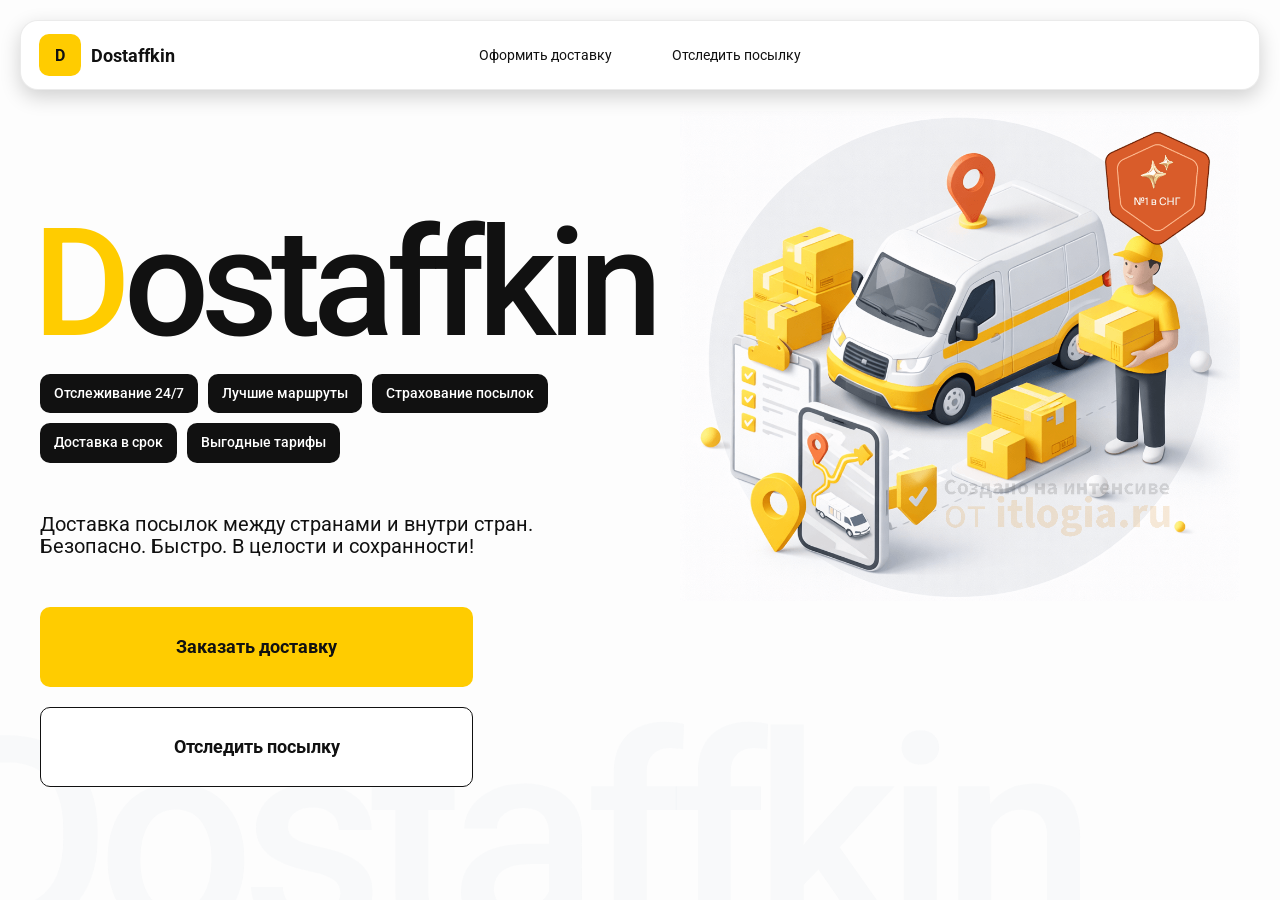
<file: index.html>
<!doctype html>
<html lang="ru">

<head>
    <meta charset="utf-8" />
    <meta name="viewport" content="width=device-width,initial-scale=1,maximum-scale=1,user-scalable=0" />
    <title>Dostaffkin — Доставка посылок между странами и внутри стран. Безопасно. Быстро. В целости и сохранности!
    </title>
    <link href="styles/base.css" rel="stylesheet" />
    <link href="styles/base_adaptive.css" rel="stylesheet" />
    <link href="styles/index.css" rel="stylesheet" />
    <link href="styles/index_adaptive.css" rel="stylesheet" />
</head>

<body>
    <div class="container">
        <header class="header">
            <a class="header-brand" href="#">
                <div class="header-logo">D</div>
                <div class="header-title">Dostaffkin</div>
            </a>
            <nav class="header-menu">
                <a class="header-link" href="./order.html">Оформить <span>доставку</span></a>
                <a class="header-link" href="./track.html">Отследить <span>посылку</span></a>
            </nav>


        </header>
        <main class="main">
            <section class="main-info">
                <div class="main-title">
                    <span>D</span>ostaffkin
                </div>
                <div class="main-features">
                    <div class="main-feature">Отслеживание 24/7</div>
                    <div class="main-feature">Лучшие маршруты</div>
                    <div class="main-feature">Страхование посылок</div>
                    <div class="main-feature">Доставка в срок</div>
                    <div class="main-feature">Выгодные тарифы</div>
                </div>
                <div class="main-description">
                    Доставка посылок между странами и внутри стран.
                    Безопасно. Быстро. В целости и сохранности!
                </div>
                <div class="main-actions">
                    <a class="button" type="button" href="./order.html">Заказать доставку</a>
                    <a class="button button-white" type="button" href="./track.html">Отследить посылку</a>
                </div>


            </section>
            <div class="main-title-ghost">Dostaffkin</div>
            <section class="main-image">
                <img src="images/main-image.png" alt="Main image" />
            </section>

        </main>



    </div>


</body>

</html>
</file>
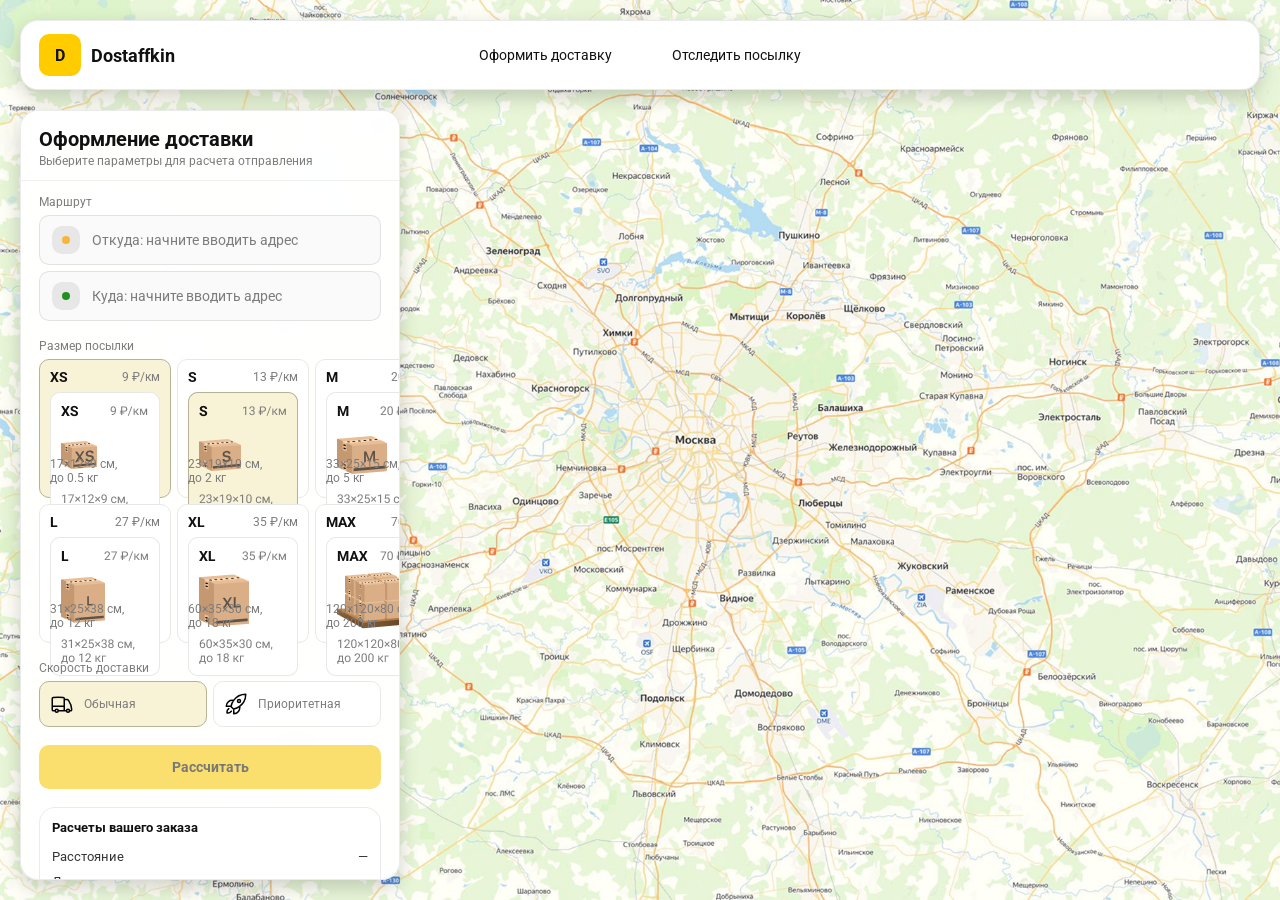
<file: order.html>
<!doctype html>
<html lang="ru">

<head>
    <meta charset="utf-8" />
    <meta name="viewport" content="width=device-width,initial-scale=1,maximum-scale=1,user-scalable=0" />
    <title>Оформление доставки</title>

    <link rel="stylesheet" href="styles/base.css" />
    <link rel="stylesheet" href="styles/base_adaptive.css" />

    <link rel="stylesheet" href="styles/order.css" />
    <link rel="stylesheet" href="styles/order_adaptive.css" />
</head>

<body>
    <div id="map">
        <header class="header">
            <a class="header-brand" href="./index.html">
                <div class="header-logo">D</div>
                <div class="header-title">Dostaffkin</div>
            </a>
            <nav class="header-menu">
                <a class="header-link" href="#">Оформить <span>доставку</span></a>
                <a class="header-link" href="./track.html">Отследить <span>посылку</span></a>
            </nav>


        </header>
    </div>
    <aside class="main" id="sidebar">
        <div class="main-header">
            <div class="main-title">Оформление доставки</div>
            <div class="main-text">Выберите параметры для расчета отправления</div>
        </div>
        <div class="main-content">
            <div class="main-route">
                <div class="main-block-title">Маршрут</div>
                <div class="main-fields">
                    <div class="main-field" id="fromField">
                        <div class="main-pin"></div>
                        <input id="from" placeholder="Откуда: начните вводить адрес" autocomplete="off" />
                        <div class="main-ac" id="fromAc" role="listbox" aria-label="Подсказки адресов"></div>
                    </div>

                    <div class="main-field" id="toField">
                        <div class="main-pin"></div>
                        <input id="to" placeholder="Куда: начните вводить адрес" autocomplete="off" />
                        <div class="main-ac" id="toAc" role="listbox" aria-label="Подсказки адресов"></div>
                    </div>
                </div>
            </div>
            <div class="main-package">
                <div class="main-block-title">Размер посылки</div>

                <div class="main-sizes">
                    <div class="main-size-card is-active" data-value="xs">
                        <div class="main-size-top">
                            <div class="main-size-label">XS</div>
                            <div class="main-size-rate">9 ₽/км</div>
                        </div>
                        <div class="main-size-media">
                            <img src="images/sizes/xs.png" alt="Короб XS" />
                        </div>
                        <div class="main-size-description">17×12×9 см,<br>до 0.5 кг</div>
                    </div>

                    <div class="main-size-card" data-value="s">
                        <div class="main-size-top">
                            <div class="main-size-label">S</div>
                            <div class="main-size-rate">13 ₽/км</div>
                        </div>
                        <div class="main-size-media">
                            <img src="images/sizes/s.png" alt="Короб S" />
                        </div>
                        <div class="main-size-description">23×19×10 см,<br>до 2 кг</div>
                    </div>

                    <div class="main-size-card" data-value="m">
                        <div class="main-size-top">
                            <div class="main-size-label">M</div>
                            <div class="main-size-rate">20 ₽/км</div>
                        </div>
                        <div class="main-size-media">
                            <img src="images/sizes/m.png" alt="Короб M" />
                        </div>
                        <div class="main-size-description">33×25×15 см,<br>до 5 кг</div>
                    </div>

                    <div class="main-size-card" data-value="l">
                        <div class="main-size-top">
                            <div class="main-size-label">L</div>
                            <div class="main-size-rate">27 ₽/км</div>
                        </div>
                        <div class="main-size-media">
                            <img src="images/sizes/l.png" alt="Короб L" />
                        </div>
                        <div class="main-size-description">31×25×38 см,<br>до 12 кг</div>
                    </div>

                    <div class="main-size-card" data-value="xl">
                        <div class="main-size-top">
                            <div class="main-size-label">XL</div>
                            <div class="main-size-rate">35 ₽/км</div>
                        </div>
                        <div class="main-size-media">
                            <img src="images/sizes/xl.png" alt="Короб XL" />
                        </div>
                        <div class="main-size-description">60×35×30 см,<br>до 18 кг</div>
                    </div>

                    <div class="main-size-card" data-value="max">
                        <div class="main-size-top">
                            <div class="main-size-label">MAX</div>
                            <div class="main-size-rate">70 ₽/км</div>
                        </div>
                        <div class="main-size-media main-size-media-palleta">
                            <img src="images/sizes/max.png" alt="Паллета" />
                        </div>
                        <div class="main-size-description">120×120×80 см,<br>до 200 кг</div>
                    </div>
                </div>
            </div>
            <div class="main-speed">
                <div class="main-block-title">Скорость доставки</div>

                <div class="main-speeds">
                    <div class="main-speed-card is-active" data-value="regular">
                        <img class="main-speed-media" src="images/icons/regular.svg" alt="Regular" />
                        <div class="main-speed-description">Обычная</div>
                    </div>
                    <div class="main-speed-card" data-value="fast">
                        <img class="main-speed-media" src="images/icons/fast.svg" alt="Fast" />
                        <div class="main-speed-description">Приоритетная</div>
                    </div>

                </div>
            </div>
            <div class="main-calculate-block">
                <button id="calc" class="button calculate-button" type="button" disabled>Рассчитать</button>
            </div>
            <div class="main-result" id="result">
                <div class="main-result-title">Расчеты вашего заказа</div>
                <div class="main-result-lines">
                    <div class="main-result-line"><span>Расстояние</span><span id="distanceValue">—</span></div>
                    <div class="main-result-line"><span>Доставим через</span><span id="durationValue">—</span></div>
                    <div class="main-result-line"><span>Тариф</span><span id="rateValue">—</span></div>
                </div>
                <div class="main-price">
                    <div class="main-price-label">Итого</div>
                    <div class="main-price-value" id="totalValue">—</div>
                </div>
            </div>
            <div class="main-order-box">
                <div class="main-order-form" id="orderForm">
                    <div class="main-order-title">Оформление доставки</div>
                    <div class="main-block-info-row">
                        <div class="main-block-title">Контакты</div>
                        <div class="order-fields">
                            <div class="main-field">
                                <input id="customerName" placeholder="Ваше имя" autocomplete="off" />
                            </div>
                            <div class="main-field">
                                <input id="customerPhone" placeholder="Ваш телефон" autocomplete="off"
                                    inputmode="tel" />
                            </div>
                        </div>
                    </div>
                    <div class="main-block-info-row extra-info">
                        <div class="main-block-title">Дополнительная информация</div>
                        <div class="main-field textarea">
                            <textarea id="comment" placeholder="Детали доставки и комментарии"></textarea>
                        </div>
                    </div>
                    <button id="submit" class="button main-submit-request" type="button" disabled>Отправить
                        заявку
                    </button>
                </div>

                <div class="main-order-success" id="orderSuccess">
                    <div class="main-success-icon">✓</div>
                    <div class="main-success-title">Заявка отправлена!</div>
                    <div class="main-success-title">Номер отправления – <span id="orderId"></span></div>
                    <div class="main-success-subtitle">Мы скоро свяжемся с вами</div>
                </div>
            </div>
    </aside>


    





</body>

</html>
</file>
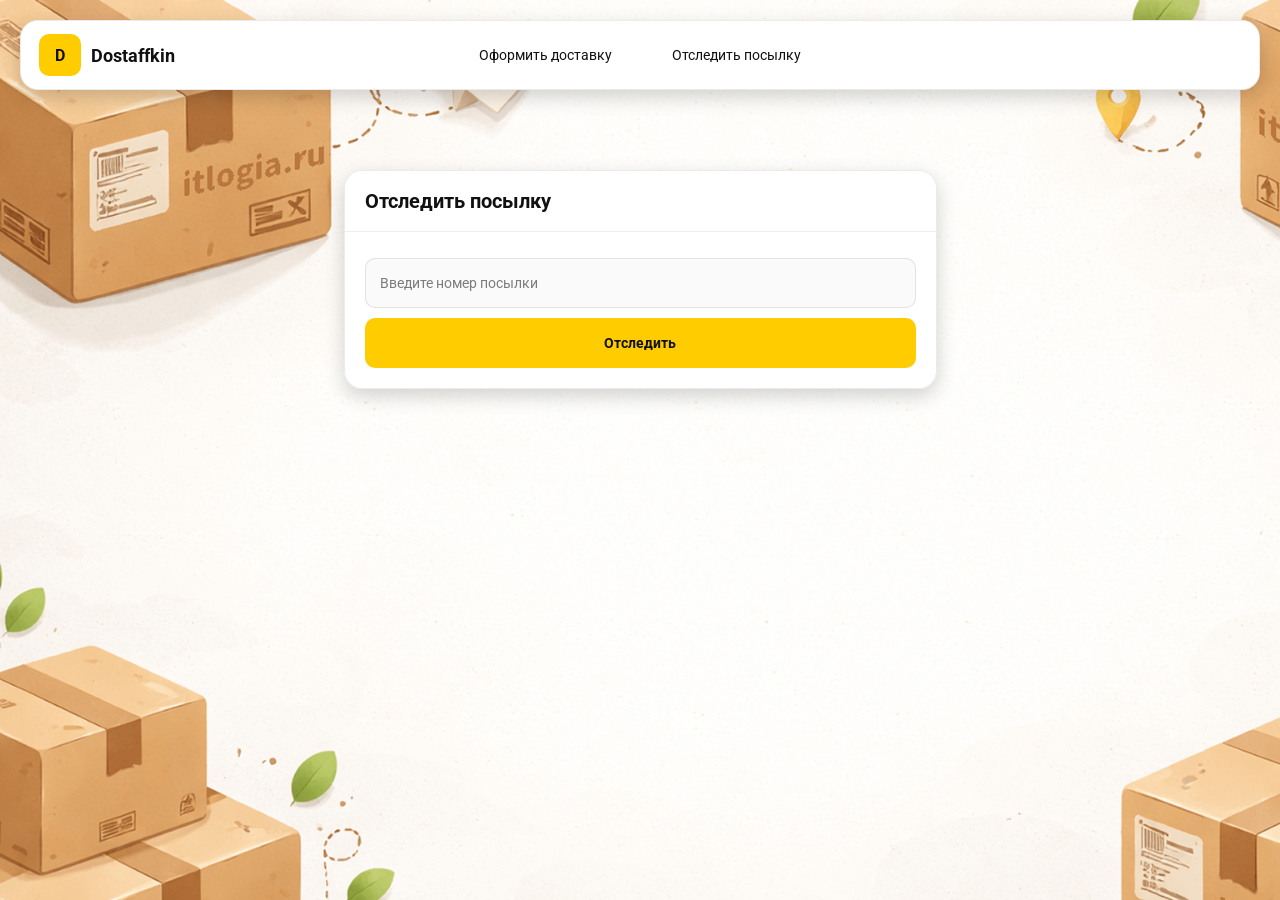
<file: track.html>
<!doctype html>
<html lang="ru">

<head>
    <meta charset="utf-8" />
    <meta name="viewport" content="width=device-width,initial-scale=1,maximum-scale=1,user-scalable=0" />
    <title>Отследить посылку</title>
    <link rel="stylesheet" href="styles/base.css" />
    <link rel="stylesheet" href="styles/base_adaptive.css" />

    <link rel="stylesheet" href="styles/track.css" />
    <link rel="stylesheet" href="styles/track_adaptive.css" />
</head>

<body>
    <header class="header">
        <a class="header-brand" href="./index.html">
            <div class="header-logo">D</div>
            <div class="header-title">Dostaffkin</div>
        </a>
        <nav class="header-menu">
            <a class="header-link" href="./order.html">Оформить <span>доставку</span></a>
            <a class="header-link" href="#">Отследить <span>посылку</span></a>
        </nav>


    </header>
    <div class="container">
        <main class="track-content">
            <section class="track-card track-search">
                <div class="track-title">Отследить посылку</div>
                <div class="track-action">
                    <div class="main-field track-field">
                        <input id="trackNumber" placeholder="Введите номер посылки" autocomplete="off" />
                    </div>
                    <button id="trackButton" class="button track-button" type="button">Отследить</button>
                </div>
            </section>
            <section class="track-card track-result" id="trackResult">
                <div class="track-result-header">
                    <div class="track-id" id="trackIdValue"></div>
                    <div class="track-routes">
                        <div class="track-route">
                            <div class="track-route-pin">
                                <svg xmlns="http://www.w3.org/2000/svg" fill="none" viewBox="0 0 24 24"
                                    stroke-width="1.5" stroke="orange" class="size-6">
                                    <path stroke-linecap="round" stroke-linejoin="round"
                                        d="M15 10.5a3 3 0 1 1-6 0 3 3 0 0 1 6 0Z" />
                                    <path stroke-linecap="round" stroke-linejoin="round"
                                        d="M19.5 10.5c0 7.142-7.5 11.25-7.5 11.25S4.5 17.642 4.5 10.5a7.5 7.5 0 1 1 15 0Z" />
                                </svg>
                            </div>
                            <div class="track-route-address" id="trackFromValue">
                                Откуда: Москва, улица Арбат, 1
                            </div>
                        </div>
                        <div class="track-route track-route-arrow">
                            <svg xmlns="http://www.w3.org/2000/svg" fill="none" viewBox="0 0 24 24" stroke-width="1.5"
                                stroke="currentColor" class="size-6">
                                <path stroke-linecap="round" stroke-linejoin="round"
                                    d="M19.5 13.5 12 21m0 0-7.5-7.5M12 21V3" />
                            </svg>
                        </div>
                        <div class="track-route">
                            <div class="track-route-pin">
                                <svg xmlns="http://www.w3.org/2000/svg" fill="none" viewBox="0 0 24 24"
                                    stroke-width="1.5" stroke="green" class="size-6">
                                    <path stroke-linecap="round" stroke-linejoin="round"
                                        d="M15 10.5a3 3 0 1 1-6 0 3 3 0 0 1 6 0Z" />
                                    <path stroke-linecap="round" stroke-linejoin="round"
                                        d="M19.5 10.5c0 7.142-7.5 11.25-7.5 11.25S4.5 17.642 4.5 10.5a7.5 7.5 0 1 1 15 0Z" />
                                </svg>
                            </div>
                            <div class="track-route-address" id="trackToValue">
                                Куда: Минск, проспект Независимости, 58
                            </div>
                        </div>
                    </div>
                </div>
                <div class="track-info">
                    <div class="track-status-title">Статус данной посылки:</div>
                    <div class="track-status-list" id="trackStatusList">


                        <div class="track-status created">
                            <img src="images/icons/created.svg" class="track-status-icon" alt="Created">
                            <div class="track-status-text">
                                <div class="track-status-text-state">Создан</div>
                                <div class="track-status-text-date">10.01.2026</div>
                            </div>
                        </div>

                        <div class="track-status in-way">
                            <img src="images/icons/in-way.svg" class="track-status-icon" alt="In way">
                            <div class="track-status-text">
                                <div class="track-status-text-state">В пути: Москва</div>
                                <div class="track-status-text-date">18.01.2026</div>
                            </div>
                        </div>

                        <div class="track-status ready">
                            <img src="images/icons/ready.svg" class="track-status-icon" alt="Ready">
                            <div class="track-status-text">
                                <div class="track-status-text-state">Готов к выдаче</div>
                                <div class="track-status-text-date">25.01.2026</div>
                            </div>
                        </div>

                        <div class="track-status done">
                            <img src="images/icons/done.svg" class="track-status-icon" alt="Done">
                            <div class="track-status-text">
                                <div class="track-status-text-state">Вручен</div>
                                <div class="track-status-text-date">27.01.2026</div>
                            </div>
                        </div>

                    </div>
                </div>
            </section>




        </main>


    </div>


</body>

</html>
</file>
<file: styles/base.css>
*, *::before, *::after {
    box-sizing: border-box;
}
@font-face {
    font-family: "Roboto";
    src: url("../fonts/Roboto-Regular.ttf");
    font-weight: normal;
}

@font-face {
    font-family: "Roboto";
    src: url("../fonts/Roboto-Bold.ttf");
    font-weight: bold;
}

@font-face {
    font-family: "Roboto";
    src: url("../fonts/Roboto-Medium.ttf");
    font-weight: 500;
}

html, body {
    margin: 0;
    color: #111111;
    font-family: "Roboto", sans-serif;
}

body {
    background: #FDFDFD;
}


.header {
    border-radius: 18px;
    box-shadow: 0 7px 20px 0 #0000002E;
    backdrop-filter: blur(10px);
    background: #ffffff;
    left: 20px;
    border: 1px solid rgba(0, 0, 0, 0.08);
    position: fixed;
    right: 20px;
    top: 20px;
    padding: 14px 18px;
    height: 70px;
    display: flex;
    align-items: center;
    z-index: 6;
}

.header-brand {
    display: flex;
    align-items: center;
    text-decoration: none;
    gap: 10px;
}

.header-logo {
    width: 42px;
    height: 42px;
    border-radius: 10px;
    background: #FFCC00;
    display: grid;
    place-items: center;
    font-weight: bold;
    color: #111;
}

.header-title {
    font-size: 18px;
    font-weight: bold;
    color: #111111;
    text-decoration: none;
}

.header-menu {
    display: flex;
    align-items: center;
    gap: 60px;
    margin: 0;
    position: absolute;
    left: 50%;
    transform: translateX(-50%);
}

.header-link {
    font-size: 14px;
    color: #111111;
    text-decoration: none;
}

.button {
    border: 0;
    outline: none;
    height: 44px;
    border-radius: 10px;
    font-size: 14px;
    font-weight: bold;
    cursor: pointer;
    font-family: inherit;
    transition: transform .08s ease, opacity .12s ease;
    background: #ffcc00;
    color: #111111;
    text-align: center;
    text-decoration: none;
}

.button:hover {
    background-color: #E5BC19;
}

.button:disabled {
    cursor: not-allowed;
    background-color: #FADE6E;
    color: #787878;
    transform: none;
}

.button.button-white {
    background: #ffffff;
    border: 1px solid #111111;
}

.button.button-white:hover {
    background: rgb(241 241 241);
}

.main-field {
    display: flex;
    align-items: center;
    margin-top: 6px;
    gap: 10px;
    border: 1px solid #1111111A;
    background: #FAFAFA;
    border-radius: 10px;
    padding: 10px 12px;
    position: relative;
    box-sizing: border-box;
    height: 50px;
}

.main-field.textarea {
    height: auto;
}

.main-pin {
    width: 28px;
    height: 28px;
    border-radius: 10px;
    background: rgba(17, 17, 17, 0.08);
    display: grid;
    place-items: center;
    flex: 0 0 auto;
    position: relative;
}

.main-pin::before {
    content: "";
    width: 8px;
    height: 8px;
    border-radius: 999px;
    background: orange;
    opacity: .75;
    display: block;
}

.main-field:last-child .main-pin::before {
    background: green;
    opacity: .85;
}

input, textarea {
    width: 100%;
    border: 0;
    outline: none;
    background: transparent;
    font-size: 14px;
    color: #111111;
    font-family: inherit;
}

textarea {
    resize: vertical;
    min-height: 72px;
    padding: 2px 0;
}

input::placeholder, textarea::placeholder {
    color: #7C7C7C;
}

.main-field:focus-within {
    border-color: rgba(0, 0, 0, 0.20);
    box-shadow: 0 0 0 4px rgba(255, 204, 0, 0.35);
    background: rgba(255, 255, 255, 0.75);
}
</file>
<file: styles/base_adaptive.css>
@media (max-width: 767px) {
    .header {
        left: 10px;
        right: 10px;
        top: 10px;
    }

    .header-link span {
        display: none;
    }

    .header-menu {
        gap: 20px;
        justify-content: flex-start;
        margin: 0 0 0 30px;
        position: static;
        transform: none;
    }
}

@media (max-width: 420px) {
    .header-title {
        display: none;
    }
}

@media (max-width: 374px) {
    .header-menu {
        gap: 10px;
        margin: 0 0 0 10px;
    }
}
</file>
<file: styles/index.css>
.container {
    overflow: hidden;
    min-height: 100vh;
}

.main {
    padding: 111px 40px 40px;
    position: relative;
    display: flex;
}

.main-info {
    max-width: 840px;
    width: 100%;
    position: relative;
}

.main-title {
    margin-top: 98px;
    font-weight: 500;
    font-size: 200px;
    line-height: 1;
    letter-spacing: -0.05em;
    color: #111111;
    left: -15px;
    position: relative;
}

.main-title span {
    color: #ffcc00;
}

.main-features {
    margin-top: 15px;
    display: flex;
    flex-wrap: wrap;
    gap: 10px;
}

.main-feature {
    background: #111111;
    color: #ffffff;
    padding: 12px 14px;
    font-weight: 500;
    font-size: 14px;
    line-height: 1.1;
    border-radius: 10px;
}

.main-description {
    margin-top: 50px;
    max-width: 500px;
    font-size: 20px;
    line-height: 1.1;
    color: #111111;
}

.main-actions {
    margin-top: 50px;
    display: flex;
    flex-direction: column;
    gap: 20px;
}

.main-actions .button {
    height: 80px;
    width: 433px;
    font-size: 18px;
    font-weight: bold;
    place-items: center;
    display: grid;
}

.main-title-ghost {
    position: absolute;
    z-index: -1;
    left: -70px;
    bottom: -150px;
    font-weight: 500;
    font-size: 278px;
    line-height: 1;
    letter-spacing: -0.05em;
    color: #ECEDF04D;
}

.main-image {
    width: 1024px;
    top: 100px;
    z-index: -2;
}

.main-image img {
    width: 100%;
    max-width: 1024px;
    height: auto;
    display: block;
}
</file>
<file: styles/index_adaptive.css>
@media (max-width: 1760px) {
    .main-title {
        font-size: 150px;
        left: -7px;
    }

    .main-info {
        max-width: 640px;
    }
}

@media (max-width: 1024px) {
    .main-title {
        margin-top: 30px;
    }

    .main {
        flex-direction: column-reverse;
    }

    .main-image {
        max-width: 350px;
        position: absolute;
        left: 370px;
        top: 370px;
    }

    .main-info {
        max-width: 100%;
    }

    .main-actions {
        gap: 10px;
    }

    .main-actions .button {
        height: 50px;
        font-size: 14px;
        width: auto;
        max-width: 300px;
    }

    .main-description {
        max-width: 350px;
    }
}

@media (max-width: 570px) {
    .main-title {
        font-size: 88px;
    }

    .main-description {
        max-width: 100%
    }

    .main-actions {
       width: 100%;
    }

    .main-actions .button {
        width: 100%;
        max-width: 100%
    }

    .main-image {
        max-width: 650px;
        position: absolute;
        left: 170px;
        top: 70px;
        opacity: 0.2;
    }
}

@media (max-width: 400px) {
    .main-title {
        font-size: 70px;
    }
}
</file>
<file: styles/order.css>
#map {
    background-image: url("../images/order-bg.png");
    background-size: cover;
    position: fixed;
    inset: 0;
}
.main {
    border-radius: 18px;
    box-shadow: 0 7px 20px 0 #0000002E;
    backdrop-filter: blur(10px);
    background: rgba(255, 255, 255, 0.96);
    left: 20px;
    border: 1px solid rgba(0, 0, 0, 0.08);
    position: fixed;
    top: 110px;
    bottom: 20px;
    width: 380px;
    display: flex;
    flex-direction: column;
    overflow: hidden;
    z-index: 5;
}
.main-header {
    padding: 18px 18px 12px 18px;
    border-bottom: 1px solid rgba(0, 0, 0, 0.06);
    display: flex;
    flex-direction: column;
}

.main-title {
    font-size: 20px;
    line-height: 100%;
    font-weight: bold;
}

.main-text {
    font-size: 12px;
    margin-top: 5px;
    color: #7C7C7C;
}

.main-content {
    padding: 14px 18px 18px 18px;
    overflow: auto;
    scrollbar-width: none;
    display: flex;
    flex-direction: column;
    gap: 18px;
    flex: 1;
}
.main-block-title {
    font-size: 12px;
    color: #7C7C7C;
}

.main-route .main-block-title,
.main-package .main-block-title {
    margin-bottom: 6px;
}
.main-sizes {
    display: grid;
    gap: 6px;
    grid-template-columns: repeat(3, 1fr);
}

.main-size-card {
    border: 1px solid #E8E8E7;
    background: #FFFFFF;
    border-radius: 10px;
    padding: 10px;
    cursor: pointer;
    user-select: none;
    transition: transform .08s ease, border-color .12s ease, background .12s ease;
    min-height: 139px;
}

.main-size-card:hover {
    transform: translateY(-1px);
}

.main-size-card.is-active {
    background-color: #F8F2D6;
    border-color: #B7B196;
}

.main-size-top {
    display: flex;
    align-items: center;
    justify-content: space-between;
}

.main-size-label {
    font-weight: bold;
    font-size: 14px;
    color: #111111;
    line-height: 100%;
}

.main-size-rate {
    font-size: 12px;
    color: #7C7C7C;
    line-height: 100%;
}

.main-size-media {
    margin-top: 8px;
    height: 57px;
}

.main-size-description {
    margin-top: 8px;
    font-size: 12px;
    color: #7C7C7C;
    line-height: 1.2;
}

.calculate-button {
    width: 100%;
}
.main-result {
    border: 1px solid rgba(0, 0, 0, 0.08);
    background: rgba(255, 255, 255, 0.75);
    border-radius: 16px;
    padding: 12px;
    line-height: 1.25;
}

.main-result-title {
    font-weight: bold;
    font-size: 13px;
    color: #111111;
    margin-bottom: 13px;
}

.main-result-lines {
    gap: 8px;
    display: flex;
    flex-direction: column;
}

.main-result-line {
    font-size: 13px;
    color: rgba(17, 17, 17, 0.85);
    display: flex;
    justify-content: space-between;
}

.main-price {
    margin-top: 18px;
    padding-top: 10px;
    border-top: 1px dashed rgba(0, 0, 0, 0.12);
    display: flex;
    align-items: baseline;
    justify-content: space-between;
}

.main-price-label {
    font-size: 12px;
    color: rgba(17, 17, 17, 0.55);
}

.main-price-value {
    font-size: 20px;
    font-weight: bold;
    color: #111111;
    letter-spacing: -0.3px;
}
.main-order-box {
    background: #ffffff;
    border: 1px solid #E8E8E7;
    border-radius: 10px;
    padding: 12px;
}

.main-order-title {
    margin-bottom: 8px;
    font-weight: bold;
    font-size: 14px;
    color: #111111;
}

.main-block-info {
    display: flex;
    flex-direction: column;
    gap: 6px;
}

.order-fields {
    display: grid;
    grid-template-columns: 1fr 1fr;
    column-gap: 10px;
    margin-top: 6px;
}

.main-block-info-row.extra-info {
    display: block;
    margin-top: 13px;
}

.main-submit-request {
    width: 100%;
    margin-top: 6px;
}

.main-order-success {
    display: none;
    text-align: center;
    padding: 22px 12px;
    gap: 12px;
}

.main-order-success.is-visible {
    display: flex;
    flex-direction: column;
    align-items: center;
}

.main-success-icon {
    width: 56px;
    height: 56px;
    border-radius: 50%;
    background: #16a34a;
    color: #ffffff;
    display: grid;
    place-items: center;
    font-size: 30px;
}

.main-success-title {
    font-size: 14px;
    font-weight: bold;
    color: #111111;
}

.main-success-subtitle {
    font-size: 12px;
    color: rgba(17, 17, 17, 0.55);
    line-height: 1.3;
}

.main-speed .main-block-title {
    margin-bottom: 6px;
}

.main-speeds {
    display: grid;
    gap: 6px;
    grid-template-columns: repeat(2, 1fr);
}

.main-speed-card {
    border: 1px solid #E8E8E7;
    background: #FFFFFF;
    border-radius: 10px;
    padding: 10px;
    cursor: pointer;
    user-select: none;
    transition: transform .08s ease, border-color .12s ease, background .12s ease;
    display: flex;
    align-items: center;
    gap: 10px;
}

.main-speed-card:hover {
    transform: translateY(-1px);
}

.main-speed-card.is-active {
    background-color: #F8F2D6;
    border-color: #B7B196;
}

.main-speed-description {
    font-size: 12px;
    color: #7C7C7C;
    line-height: 1.2;
}
</file>
<file: styles/order_adaptive.css>
@media (max-width: 767px) {
    .main {
        left: 10px;
        right: 10px;
        top: 50%;
        bottom: 12px;
        width: auto;
        max-width: none;
    }
}

@media (max-width: 420px) {
    .main-sizes {
        grid-template-columns: repeat(2, 1fr);
    }
}
</file>
<file: styles/track.css>
.container {
    background: #F4F4F4 url("../images/track-bg.png");
    background-size: cover;
    min-height: 100vh;
    padding: 170px 0 50px 0;
}

.container {
    background: #F4F4F4 url("../images/track-bg.png");
    background-size: cover;
    min-height: 100vh;
    padding: 170px 0 50px 0;
}

.track-content {
    width: 593px;
    margin: 0 auto;
}

.track-card {
    width: 100%;
    border-radius: 18px;
    box-shadow: 0 7px 20px 0 #0000002E;
    backdrop-filter: blur(10px);
    background: rgba(255, 255, 255, 0.96);
    border: 1px solid rgba(0, 0, 0, 0.08);
}

.track-title {
    font-size: 20px;
    line-height: 100%;
    font-weight: bold;
    border-bottom: 1px solid #EEEEEE;
    padding: 20px;
}

.track-action {
    padding: 20px;
}

.track-button {
    width: 100%;
    height: 50px;
}

.track-field {
    margin-bottom: 10px;
}

.track-result {
    margin-top: 5px;
    display: none;
}

.track-result.is-visible {
    display: block;
}

.track-result-header {
    font-weight: bold;
    font-size: 14px;
    color: #111111;
    padding: 20px;
    border-bottom: 1px solid #EEEEEE;
}

.track-id {
    margin-bottom: 12px;
    font-size: 20px;
}

.track-routes {
    display: flex;
    flex-direction: column;
    gap: 10px;
    font-weight: normal;
}

.track-route {
    display: flex;
    align-items: center;
    gap: 10px;
}

.track-route-pin {
    width: 24px;
    height: 24px;
    flex-shrink: 0;
}

.track-route-arrow {
    padding: 15px 0;
    width: 24px;
    height: 24px;
}

.track-info {
    padding: 20px;
}

.track-status {
    display: flex;
    align-items: center;
    font-size: 12px;
    gap: 10px;
}

.track-status-title {
    font-size: 14px;
    color: #111111;
    margin-bottom: 20px;
}

.track-status-list {
    display: flex;
    flex-direction: column;
    gap: 15px;
}

.track-status-icon {
    width: 40px;
    height: 40px;
    border-radius: 50%;
    background: rgba(17, 17, 17, 0.08);
    display: grid;
    place-items: center;
    flex: 0 0 auto;
}

.track-status.created .track-status-icon {
    background-color: #F1CB00;
}

.track-status.in-way .track-status-icon {
    background-color: #F08A11;
}

.track-status.ready .track-status-icon {
    background-color: #A35D0A;
}

.track-status.done .track-status-icon {
    background-color: #37C93B;
}

.track-status-text {
    display: flex;
    align-items: center;
    justify-content: space-between;
    color: #111111;
    font-size: 12px;
    flex: 1;
}

.track-status-date {
    color: rgba(17, 17, 17, 0.55);
}
</file>
<file: styles/track_adaptive.css>
@media (max-width: 767px) {
    .container {
        padding: 130px 0 50px 0;
    }

    .track-content {
        width: 100%;
        padding-left: 10px;
        padding-right: 10px;
    }

    .track-result-header {
        padding: 20px;
    }
}
</file>
